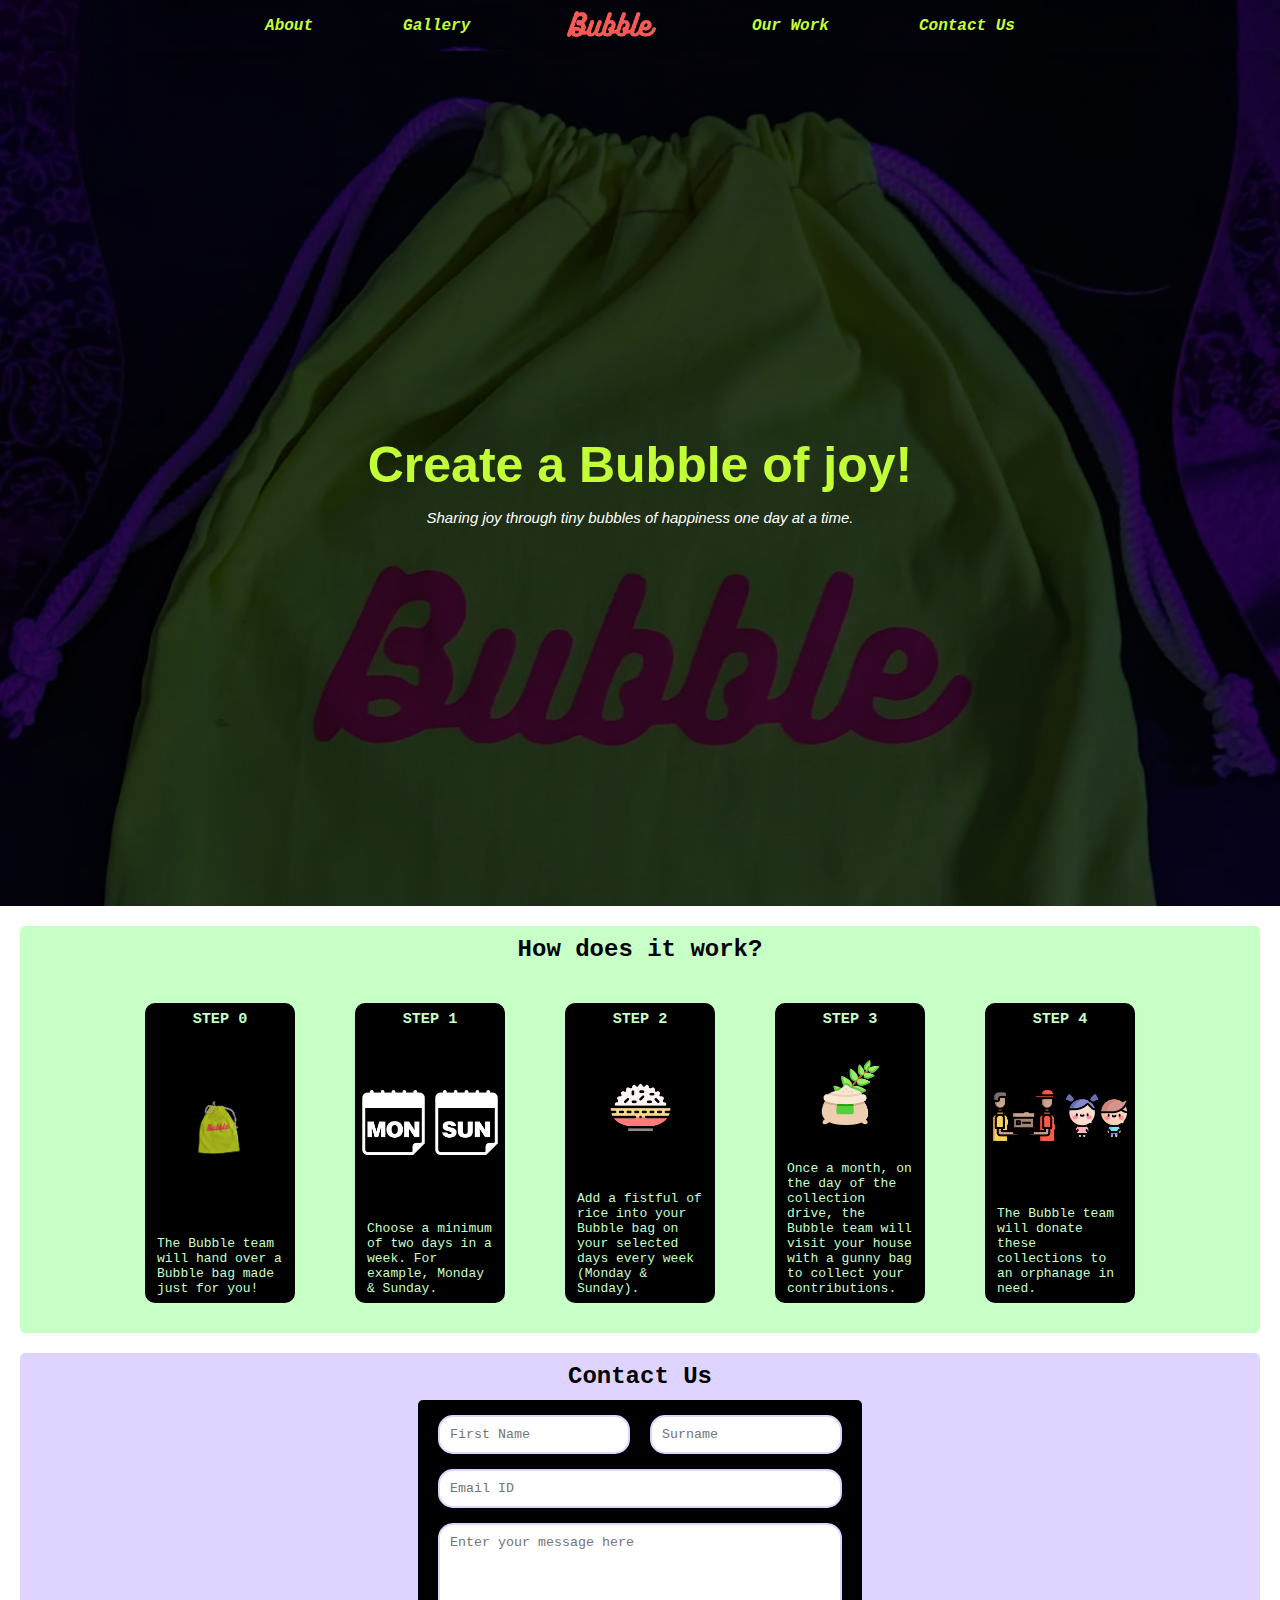
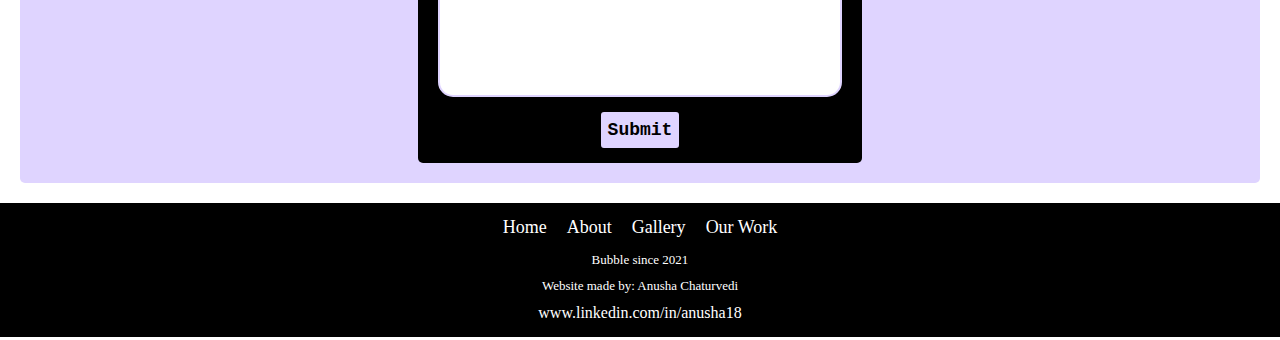
<file: index.html>
<!DOCTYPE html>
<html lang="en">

<head>
    <meta charset="UTF-8">
    <meta http-equiv="X-UA-Compatible" content="IE=edge">
    <meta name="viewport" content="width=device-width, initial-scale=1.0">
    <link rel="stylesheet" href="../css/style.css">
    <link rel="icon" href="../images/logos/title_logo.png" type="image/icon type">
    <title>Bubble</title>
</head>

<body>
    <header id="nav">
        <nav class="navbar background n-height">
            <div class="logo1 nv">
                <a href="index.html">
                    <img src="../images/logos/logo-removebg-preview.png" alt="logo">
                </a>
            </div>
            <ul class="nav n-visibility nv">
                <li class='navitem'>
                    <a href="./html/about.html">About</a>
                </li>
                <li class='navitem'>
                    <a href="./html/gallery.html">Gallery</a>
                </li>
            </ul>
            <div class="logo n-visibility nv">
                <a href="index.html">
                    <img src="../images/logos/logo-removebg-preview.png" alt="logo">
                </a>
            </div>
            <ul class="nav n-visibility nv">
                <li class='navitem'>
                    <a href="./html/records.html">Our Work</a>
                </li>
                <li class='navitem'>
                    <a href="index.html#contact">Contact Us</a>
                </li>
            </ul>
            <div class="burger">
                <div class="line"></div>
                <div class="line"></div>
                <div class="line"></div>
            </div>
        </nav>
    </header>

    <main>
        <div class="box_main background">
            <div class="first">
                <div class="left">
                    <div class="image">
                        <h2 class="text-big">Create a Bubble of joy!</h2>
                        <p class="text-small">Sharing joy through tiny bubbles of happiness one day at a time.</p>
                    </div>

                    <!-- <div class="buttons">
                        <button>Sign Up</button>
                    </div> -->
                </div>
            </div>
        </div>
        </div>

        <div class="container process_container">
            <div class="heading">
                <h2>How does it work?</h2>
            </div>
            <div class="process">
                <div class="step">
                    <h3>STEP 0</h3>
                    <div class="sticker">
                        <img src="../images/stickers/bubble_bag-removebg-preview.png" alt="bubble bags">
                    </div>
                    <div class="text">
                        <p>The Bubble team will hand over a Bubble bag made just for you!</p>
                    </div>
                </div>

                <div class="step">
                    <h3>STEP 1</h3>
                    <div class="sticker">
                        <img src="../images/stickers/monday.jpg" alt="">
                        <img src="../images/stickers/sunday.jpg" alt="">
                    </div>
                    <div class="text">
                        <p>Choose a minimum of two days in a week. For example, Monday & Sunday. </p>
                    </div>
                </div>

                <div class="step">
                    <h3>STEP 2</h3>
                    <div class="sticker">
                        <img src="../images/stickers/rice.png" alt="">
                    </div>
                    <div class="text">
                        <p>Add a fistful of rice into your Bubble bag on your selected days every
                            week (Monday & Sunday).</p>
                    </div>
                </div>

                <div class="step">
                    <h3>STEP 3</h3>
                    <div class="sticker">
                        <img src="../images/stickers/gunnybag.png" alt="">
                    </div>
                    <div class="text">
                        <p> Once a month, on the day of the collection drive, the Bubble team will visit your
                            house with a gunny bag to collect your contributions.</p>
                    </div>
                </div>

                <div class="step">
                    <h3>STEP 4</h3>
                    <div class="sticker">
                        <img src="../images/stickers/deliver.png" alt="">
                        <img src="../images/stickers/children.png" alt="">
                    </div>
                    <div class="text">
                        <p>The Bubble team will donate these collections to an orphanage in need. </p>
                    </div>
                </div>
            </div>
        </div>

        <div class="container contact_outer" id="contact">
            <div class="heading">
                <h2>Contact Us</h2>
            </div>
            <form action="https://formsubmit.co/aeb8d94334096ebbfa5902805e850df9" method="POST" id="form" class="form">
                <div class="row name">
                    <input type="text" placeholder="First Name" name="fname" id="fname" required>
                    <input type="text" placeholder="Surname" name="lname" id="lname" required>
                </div>
                <div class="row mails">
                    <input type="mail" placeholder="Email ID" name="mail" id="mail" required>
                </div>
                <div class="row">
                    <label for="message"></label>
                    <textarea name="message" id="message" rows="10" placeholder="Enter your message here"
                        required></textarea>
                </div>
                <div class="buttons row">
                    <button type="submit" id="submit_button">Submit</button>
                </div>
                <input type="hidden" name="_subject" value="Someone is trying to contact you">
                <input type="hidden" name="_captcha" value="false">
                <input type="hidden" name="_next" value="https://bubble-2021.herokuapp.com/html/thankyou.html">
                <input type="hidden" name="_cc" value="anushachaturvedi18@gmail.com">
            </form>
        </div>
    </main>
    <!-- add social media icons later on -->

    <footer class="footer-basic">
        <!-- <div class="social"><a href="#"><i class="icon ion-social-instagram"></i></a>
                <a href="#"><i class="icon ion-social-snapchat"></i></a>
                <a href="#"><i class="icon ion-social-twitter"></i></a>
                <a href="#"><i class="icon ion-social-facebook"></i></a>
            </div> -->
        <ul class="list-inline">
            <li class="list-inline-item"><a href="#nav">Home</a></li>
            <li class="list-inline-item"><a href="./html/about.html">About</a></li>
            <li class="list-inline-item"><a href="./html/gallery.html">Gallery</a></li>
            <li class="list-inline-item"><a href="./html/records.html">Our Work</a></li>
        </ul>
        <p class="copyright">Bubble since 2021</p>
        <p class="copyright">Website made by: Anusha Chaturvedi</p>
        <div class="anusha_links">
            <a href="https://www.linkedin.com/in/anusha18/" target="_blank">www.linkedin.com/in/anusha18</a>
        </div>
    </footer>

    <script src="../js/index.js"></script>

</body>

</html>
</file>
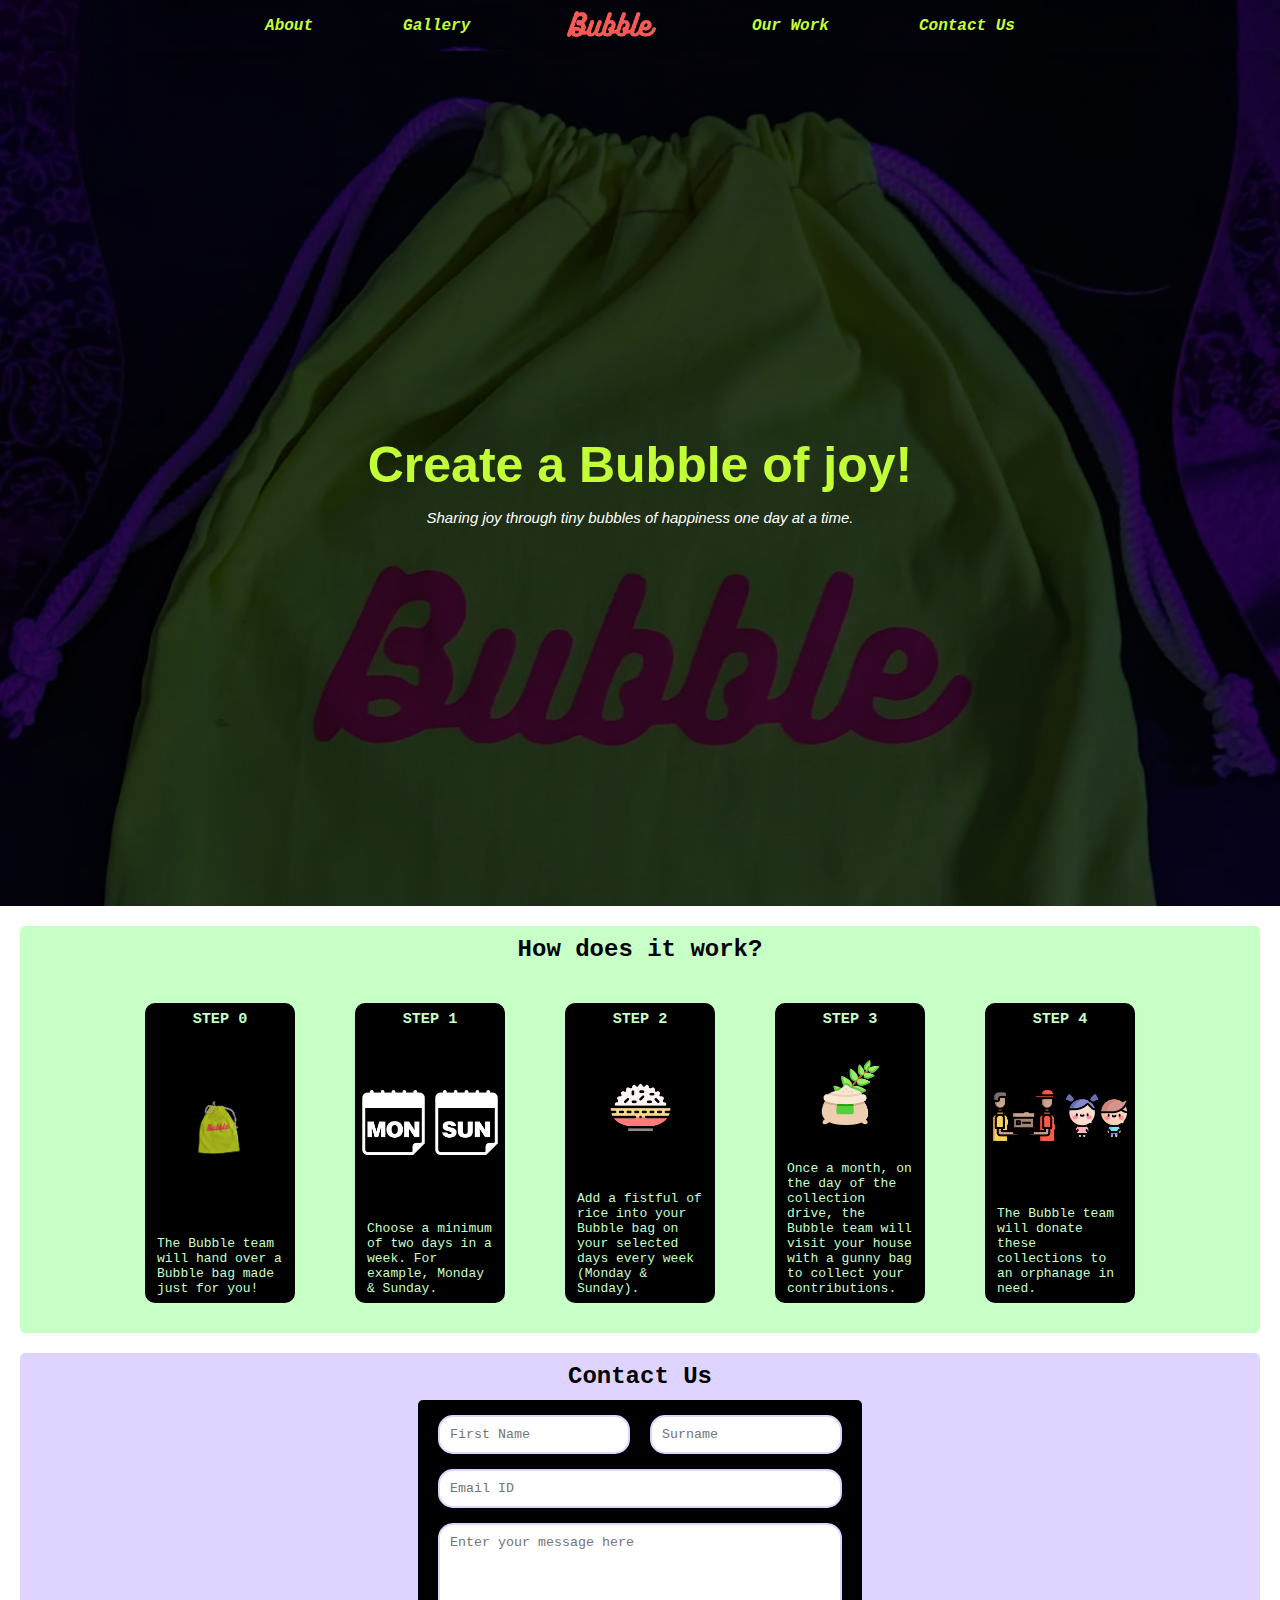
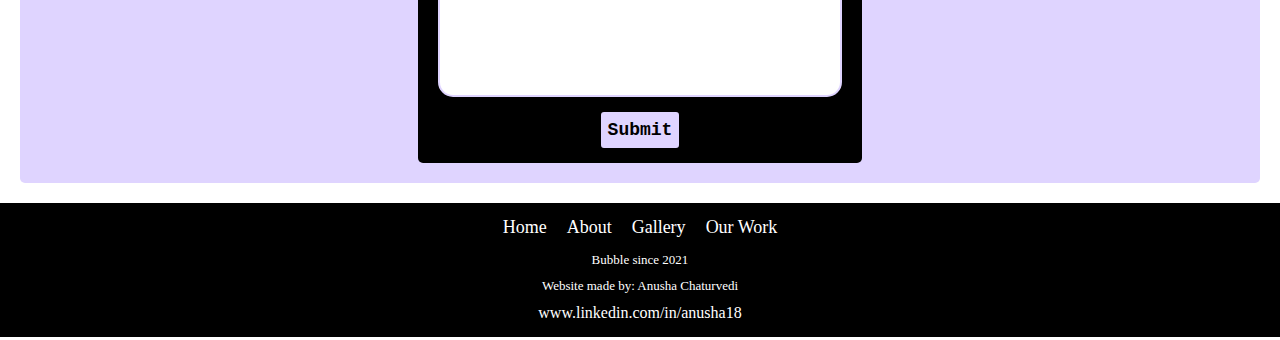
<file: html/index.html>
<!DOCTYPE html>
<html lang="en">

<head>
    <meta charset="UTF-8">
    <meta http-equiv="X-UA-Compatible" content="IE=edge">
    <meta name="viewport" content="width=device-width, initial-scale=1.0">
    <link rel="stylesheet" href="../css/style.css">
    <link rel="icon" href="../images/logos/title_logo.png" type="image/icon type">
    <title>Bubble</title>
</head>

<body>
    <header id="nav">
        <nav class="navbar background n-height">
            <div class="logo1 nv">
                <a href="index.html">
                    <img src="../images/logos/logo-removebg-preview.png" alt="logo">
                </a>
            </div>
            <ul class="nav n-visibility nv">
                <li class='navitem'>
                    <a href="about.html">About</a>
                </li>
                <li class='navitem'>
                    <a href="gallery.html">Gallery</a>
                </li>
            </ul>
            <div class="logo n-visibility nv">
                <a href="index.html">
                    <img src="../images/logos/logo-removebg-preview.png" alt="logo">
                </a>
            </div>
            <ul class="nav n-visibility nv">
                <li class='navitem'>
                    <a href="records.html">Our Work</a>
                </li>
                <li class='navitem'>
                    <a href="index.html#contact">Contact Us</a>
                </li>
            </ul>
            <div class="burger">
                <div class="line"></div>
                <div class="line"></div>
                <div class="line"></div>
            </div>
        </nav>
    </header>

    <main>
        <div class="box_main background">
            <div class="first">
                <div class="left">
                    <div class="image">
                        <h2 class="text-big">Create a Bubble of joy!</h2>
                        <p class="text-small">Sharing joy through tiny bubbles of happiness one day at a time.</p>
                    </div>

                    <!-- <div class="buttons">
                        <button>Sign Up</button>
                    </div> -->
                </div>
            </div>
        </div>
        </div>

        <div class="container process_container">
            <div class="heading">
                <h2>How does it work?</h2>
            </div>
            <div class="process">
                <div class="step">
                    <h3>STEP 0</h3>
                    <div class="sticker">
                        <img src="../images/stickers/bubble_bag-removebg-preview.png" alt="bubble bags">
                    </div>
                    <div class="text">
                        <p>The Bubble team will hand over a Bubble bag made just for you!</p>
                    </div>
                </div>

                <div class="step">
                    <h3>STEP 1</h3>
                    <div class="sticker">
                        <img src="../images/stickers/monday.jpg" alt="">
                        <img src="../images/stickers/sunday.jpg" alt="">
                    </div>
                    <div class="text">
                        <p>Choose a minimum of two days in a week. For example, Monday & Sunday. </p>
                    </div>
                </div>

                <div class="step">
                    <h3>STEP 2</h3>
                    <div class="sticker">
                        <img src="../images/stickers/rice.png" alt="">
                    </div>
                    <div class="text">
                        <p>Add a fistful of rice into your Bubble bag on your selected days every
                            week (Monday & Sunday).</p>
                    </div>
                </div>

                <div class="step">
                    <h3>STEP 3</h3>
                    <div class="sticker">
                        <img src="../images/stickers/gunnybag.png" alt="">
                    </div>
                    <div class="text">
                        <p> Once a month, on the day of the collection drive, the Bubble team will visit your
                            house with a gunny bag to collect your contributions.</p>
                    </div>
                </div>

                <div class="step">
                    <h3>STEP 4</h3>
                    <div class="sticker">
                        <img src="../images/stickers/deliver.png" alt="">
                        <img src="../images/stickers/children.png" alt="">
                    </div>
                    <div class="text">
                        <p>The Bubble team will donate these collections to an orphanage in need. </p>
                    </div>
                </div>
            </div>
        </div>

        <div class="container contact_outer" id="contact">
            <div class="heading">
                <h2>Contact Us</h2>
            </div>
            <form action="https://formsubmit.co/aeb8d94334096ebbfa5902805e850df9" method="POST" class="form">
                <div class="row name">
                    <input type="text" placeholder="First Name" name="fname" id="fname" required>
                    <input type="text" placeholder="Surname" name="lname" id="lname" required>
                </div>
                <div class="row mails">
                    <input type="mail" placeholder="Email ID" name="mail" id="mail" required>
                </div>
                <div class="row">
                    <label for="message"></label>
                    <textarea name="message" id="message" rows="10" placeholder="Enter your message here"
                        required></textarea>
                </div>
                <div class="buttons row">
                    <button type="submit" id="submit_button">Submit</button>
                </div>
                <input type="hidden" name="_subject" value="Someone is trying to contact you">
                <input type="hidden" name="_captcha" value="false">
                <input type="hidden" name="_next" value="https://bubble-2021.herokuapp.com/index.html">
                <input type="hidden" name="_cc" value="anushachaturvedi18@gmail.com">
            </form>
        </div>
    </main>
    <!-- add social media icons later on -->

    <footer class="footer-basic">
        <!-- <div class="social"><a href="#"><i class="icon ion-social-instagram"></i></a>
                <a href="#"><i class="icon ion-social-snapchat"></i></a>
                <a href="#"><i class="icon ion-social-twitter"></i></a>
                <a href="#"><i class="icon ion-social-facebook"></i></a>
            </div> -->
        <ul class="list-inline">
            <li class="list-inline-item"><a href="#nav">Home</a></li>
            <li class="list-inline-item"><a href="./about.html">About</a></li>
            <li class="list-inline-item"><a href="./gallery.html">Gallery</a></li>
            <li class="list-inline-item"><a href="./records.html">Our Work</a></li>
        </ul>
        <p class="copyright">Bubble since 2021</p>
        <p class="copyright">Website made by: Anusha Chaturvedi</p>
        <div class="anusha_links">
            <a href="https://www.linkedin.com/in/anusha18/" target="_blank">www.linkedin.com/in/anusha18</a>
        </div>
    </footer>

    <script src="../js/index.js"></script>

</body>

</html>
</file>
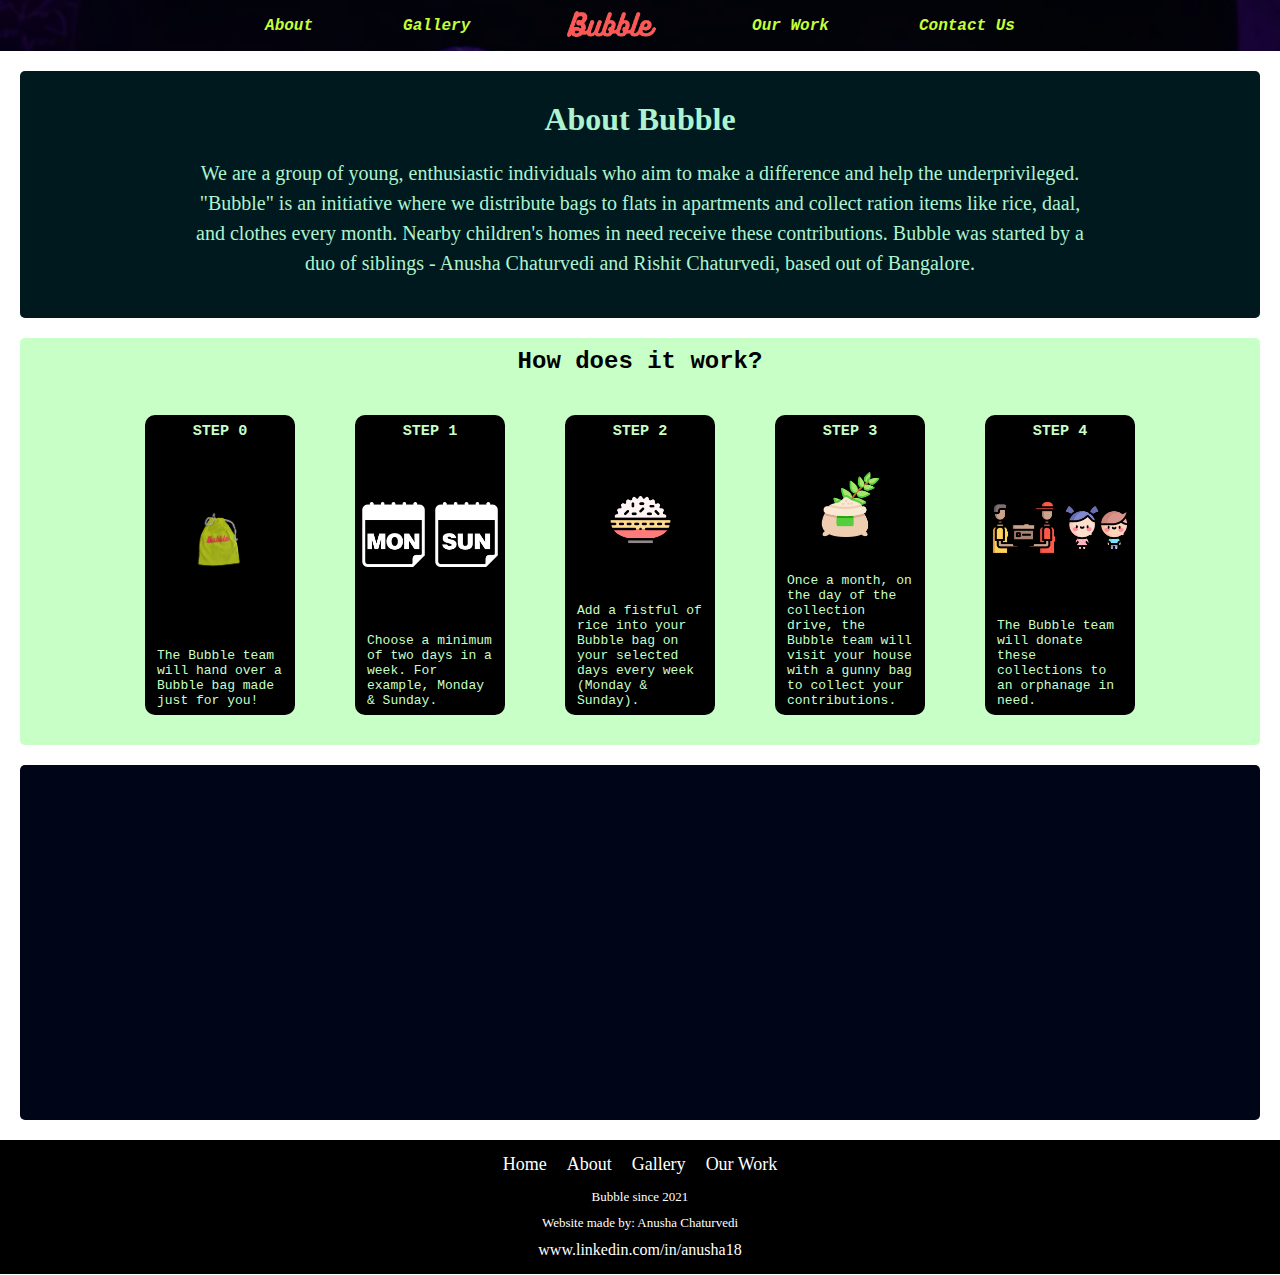
<file: html/about.html>
<!DOCTYPE html>
<html lang="en">

<head>
    <meta charset="UTF-8">
    <meta http-equiv="X-UA-Compatible" content="IE=edge">
    <meta name="viewport" content="width=device-width, initial-scale=1.0">
    <link rel="stylesheet" href="../css/style.css">
    <link rel="icon" href="../images/logos/title_logo.png" type="image/icon type">
    <title>About Bubble</title>
</head>

<body>
    <header>
        <nav class="navbar background n-height">
            <div class="logo1 nv">
                <a href="../index.html">
                    <img src="../images/logos/logo-removebg-preview.png" alt="logo">
                </a>
            </div>
            <ul class="nav n-visibility nv">
                <li class='navitem'>
                    <a href="about.html">About</a>
                </li>
                <li class='navitem'>
                    <a href="gallery.html">Gallery</a>
                </li>
            </ul>
            <div class="logo n-visibility nv">
                <a href="../index.html">
                    <img src="../images/logos/logo-removebg-preview.png" alt="logo">
                </a>
            </div>
            <ul class="nav n-visibility nv">
                <li class='navitem'>
                    <a href="records.html">Our Work</a>
                </li>
                <li class='navitem'>
                    <a href="../index.html#contact">Contact Us</a>
                </li>
            </ul>
            <div class="burger">
                <div class="line"></div>
                <div class="line"></div>
                <div class="line"></div>
            </div>
        </nav>
    </header>
    <main>
        <div class="info container">
            <div class="container">
                <p class="title">About Bubble</p>
                <p class="content">We are a group of young, enthusiastic individuals who aim to make a difference and
                    help the underprivileged. "Bubble" is an initiative where we distribute bags to flats in apartments
                    and collect ration items like rice, daal, and clothes every month. Nearby children's homes in need
                    receive these contributions. Bubble was started by a duo of siblings - Anusha Chaturvedi and Rishit
                    Chaturvedi, based out of Bangalore.</p>
            </div>
        </div>

        <div class="container process_container">
            <div class="heading">
                <h2>How does it work?</h2>
            </div>
            <div class="process">
                <div class="step">
                    <h3>STEP 0</h3>
                    <div class="sticker">
                        <img src="../images/stickers/bubble_bag-removebg-preview.png" alt="bubble bags">
                    </div>
                    <div class="text">
                        <p>The Bubble team will hand over a Bubble bag made just for you!</p>
                    </div>
                </div>

                <div class="step">
                    <h3>STEP 1</h3>
                    <div class="sticker">
                        <img src="../images/stickers/monday.jpg" alt="">
                        <img src="../images/stickers/sunday.jpg" alt="">
                    </div>
                    <div class="text">
                        <p>Choose a minimum of two days in a week. For example, Monday & Sunday. </p>
                    </div>
                </div>

                <div class="step">
                    <h3>STEP 2</h3>
                    <div class="sticker">
                        <img src="../images/stickers/rice.png" alt="">
                    </div>
                    <div class="text">
                        <p>Add a fistful of rice into your Bubble bag on your selected days every
                            week (Monday & Sunday).</p>
                    </div>
                </div>

                <div class="step">
                    <h3>STEP 3</h3>
                    <div class="sticker">
                        <img src="../images/stickers/gunnybag.png" alt="">
                    </div>
                    <div class="text">
                        <p> Once a month, on the day of the collection drive, the Bubble team will visit your
                            house with a gunny bag to collect your contributions.</p>
                    </div>
                </div>

                <div class="step">
                    <h3>STEP 4</h3>
                    <div class="sticker">
                        <img src="../images/stickers/deliver.png" alt="">
                        <img src="../images/stickers/children.png" alt="">
                    </div>
                    <div class="text">
                        <p>The Bubble team will donate these collections to an orphanage in need. </p>
                    </div>
                </div>
            </div>
        </div>

            <div class="video container">
                <div class="container">
                    <iframe width="560" height="315" src="https://www.youtube.com/embed/OTXEsNqLhTw"
                        title="YouTube video player" frameborder="0"
                        allow="accelerometer; autoplay; clipboard-write; encrypted-media; gyroscope; picture-in-picture"
                        allowfullscreen></iframe>
                </div>
            </div>
    </main>
    <footer class="footer-basic">
        <!-- <div class="social"><a href="#"><i class="icon ion-social-instagram"></i></a>
                <a href="#"><i class="icon ion-social-snapchat"></i></a>
                <a href="#"><i class="icon ion-social-twitter"></i></a>
                <a href="#"><i class="icon ion-social-facebook"></i></a>
            </div> -->
        <ul class="list-inline">
            <li class="list-inline-item"><a href="../index.html">Home</a></li>
            <li class="list-inline-item"><a href="./about.html">About</a></li>
            <li class="list-inline-item"><a href="./gallery.html">Gallery</a></li>
            <li class="list-inline-item"><a href="./records.html">Our Work</a></li>
        </ul>
        <p class="copyright">Bubble since 2021</p>
        <p class="copyright">Website made by: Anusha Chaturvedi</p>
        <div class="anusha_links">
            <a href="https://www.linkedin.com/in/anusha18/" target="_blank">www.linkedin.com/in/anusha18</a>
        </div>
    </footer>
    <script src="../js/index.js"></script>
</body>

</html>
</file>
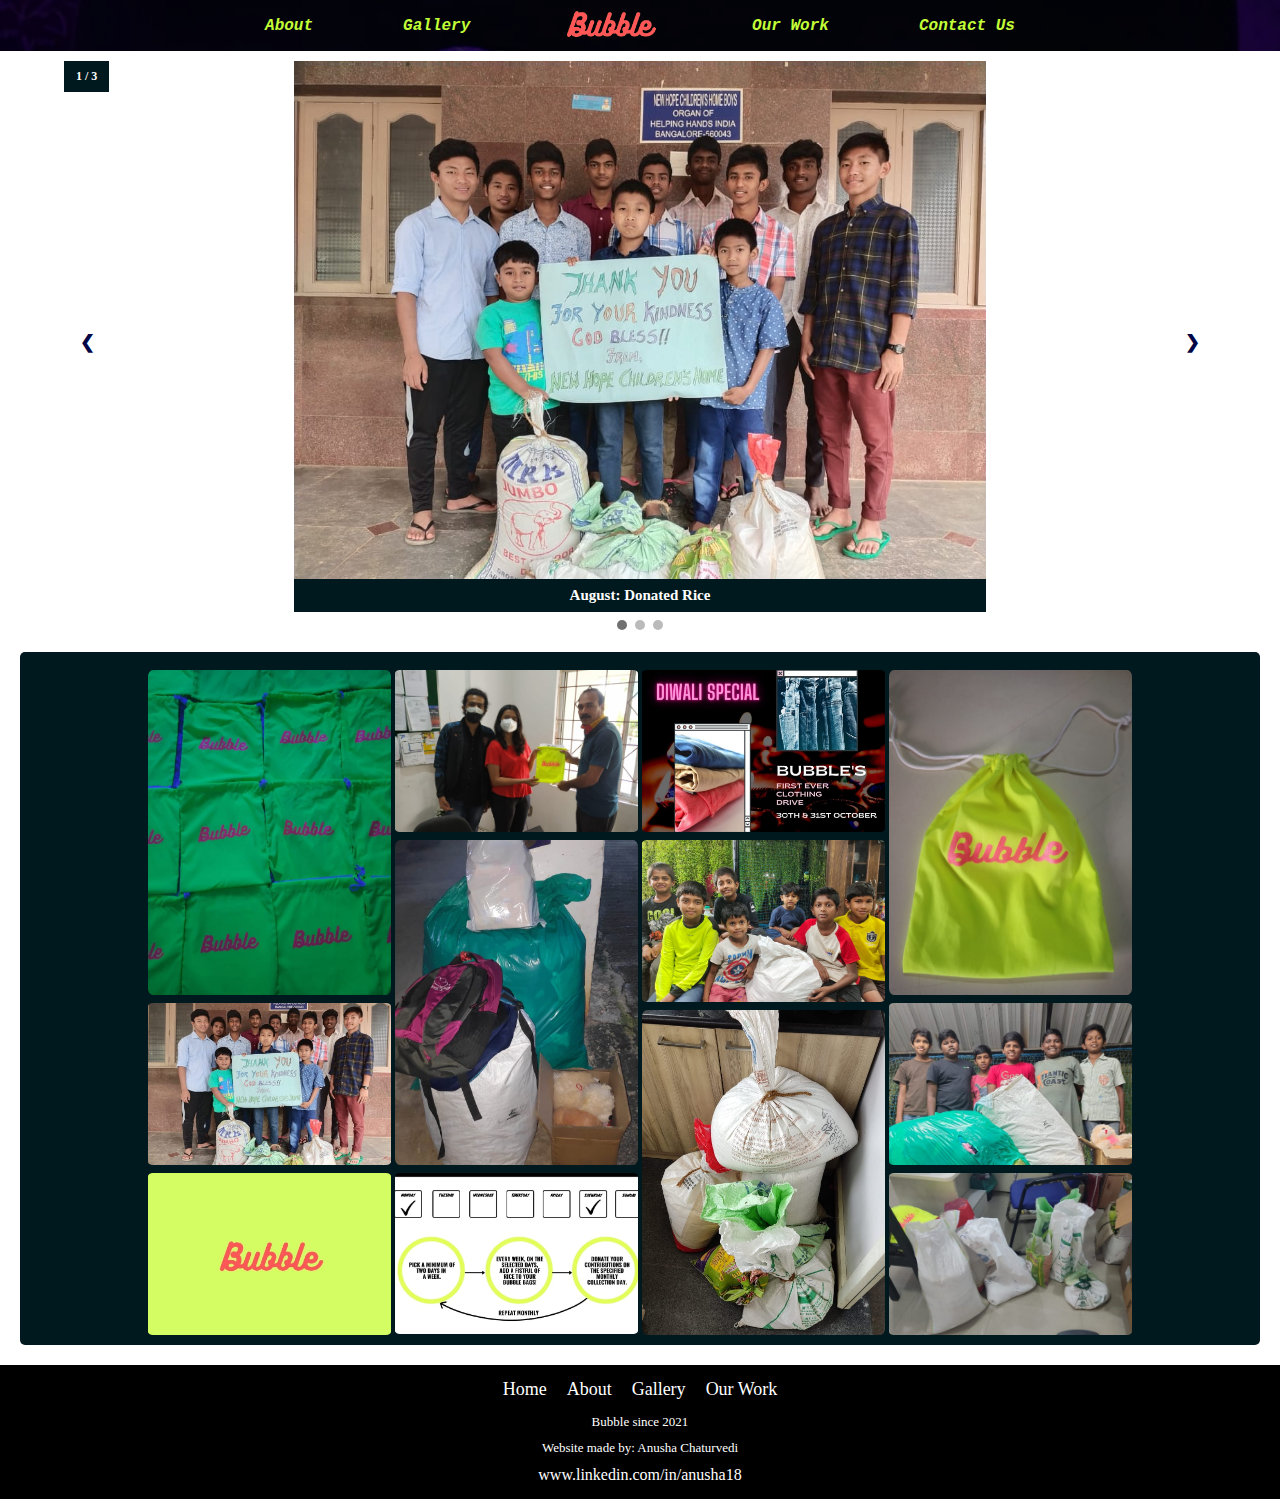
<file: html/gallery.html>
<!DOCTYPE html>
<html lang="en">

<head>
	<meta charset="UTF-8">
	<meta http-equiv="X-UA-Compatible" content="IE=edge">
	<meta name="viewport" content="width=device-width, initial-scale=1.0">
	<title>Gallery</title>
	<link rel="stylesheet" href="../css/style.css">
    <link rel="icon" href="../images/logos/title_logo.png" type="image/icon type">
</head>

<body>
	<header>
        <nav class="navbar background n-height">
            <div class="logo1 nv">
                <a href="../index.html">
                    <img src="../images/logos/logo-removebg-preview.png" alt="logo">
                </a>
            </div>
            <ul class="nav n-visibility nv">
                <li class='navitem'>
                    <a href="about.html">About</a>
                </li>
                <li class='navitem'>
                    <a href="gallery.html">Gallery</a>
                </li>
            </ul>
            <div class="logo n-visibility nv">
                <a href="../index.html">
                    <img src="../images/logos/logo-removebg-preview.png" alt="logo">
                </a>
            </div>
            <ul class="nav n-visibility nv">
                <li class='navitem'>
                    <a href="records.html">Our Work</a>
                </li>
                <li class='navitem'>
                    <a href="../index.html#contact">Contact Us</a>
                </li>
            </ul>
            <div class="burger">
                <div class="line"></div>
                <div class="line"></div>
                <div class="line"></div>
            </div>
        </nav>
    </header>

	<main>
		<div class="slideshow-container">

			<div class="mySlides fade">
				<div class="numbertext">1 / 3</div>
				<img src="../images/slider/g2.jpeg" class="slideshow_images">
				<div class="texts">August: Donated Rice</div>
			</div>

			<div class="mySlides fade">
				<div class="numbertext">2 / 3</div>
				<img src="../images/slider/g1.jpeg" class="slideshow_images">
				<div class="texts">September: Donated Daal</div>
			</div>

			<div class="mySlides fade">
				<div class="numbertext">3 / 3</div>
				<img src="../images/slider/g3.png" class="slideshow_images">
				<div class="texts">October: Donated Clothes, Sweets, and Toys</div>
			</div>

			<!-- Next and previous buttons -->
			<a class="prev" onclick="plusSlides(-1)">&#10094;</a>
			<a class="next" onclick="plusSlides(1)">&#10095;</a>
		</div>
		<br>

		<!-- The dots/circles -->
		<div class="dotty" style="text-align:center">
			<span class="dot" onclick="currentSlide(1)"></span>
			<span class="dot" onclick="currentSlide(2)"></span>
			<span class="dot" onclick="currentSlide(3)"></span>
		</div>

		<!-- insta size: first pic (3:4) second & third pic (3:2) -->
		<div class="gallery container">
			<div class="gallery_row">
				<div class="gallery_column">
					<img src="../images/3-4/gg1.jpeg" alt="">
					<img src="../images/3-2/gg1.jpeg" alt="">
					<img src="../images/3-2/gg2.jpeg" alt="">
				</div>
				<div class="gallery_column">
					<img src="../images/3-2/gg4.jpeg" alt="">
					<img src="../images/3-4/gg2.jpeg" alt="">
					<img src="../images/3-2/gg3.jpeg" alt="">
				</div>
				<div class="gallery_column">
					<img src="../images/3-2/gg5.jpeg" alt="">
					<img src="../images/3-2/gg6.jpeg" alt="">
					<img src="../images/3-4/gg3.jpeg" alt="">
				</div>
				<div class="gallery_column">
					<img src="../images/3-4/gg4.jpeg" alt="">
					<img src="../images/3-2/gg7.jpeg" alt="">
					<img src="../images/3-2/gg8.jpeg" alt="nop">
				</div>
			</div>
		</div>
	</main>
    <footer class="footer-basic">
        <!-- <div class="social"><a href="#"><i class="icon ion-social-instagram"></i></a>
                <a href="#"><i class="icon ion-social-snapchat"></i></a>
                <a href="#"><i class="icon ion-social-twitter"></i></a>
                <a href="#"><i class="icon ion-social-facebook"></i></a>
            </div> -->
        <ul class="list-inline">
            <li class="list-inline-item"><a href="../index.html">Home</a></li>
            <li class="list-inline-item"><a href="./about.html">About</a></li>
            <li class="list-inline-item"><a href="./gallery.html">Gallery</a></li>
            <li class="list-inline-item"><a href="./records.html">Our Work</a></li>
        </ul>
        <p class="copyright">Bubble since 2021</p>
        <p class="copyright">Website made by: Anusha Chaturvedi</p>
        <div class="anusha_links">
            <a href="https://www.linkedin.com/in/anusha18/" target="_blank">www.linkedin.com/in/anusha18</a>
        </div>
    </footer>
	<script src="../js/index.js"></script>
</body>

</html>
</file>
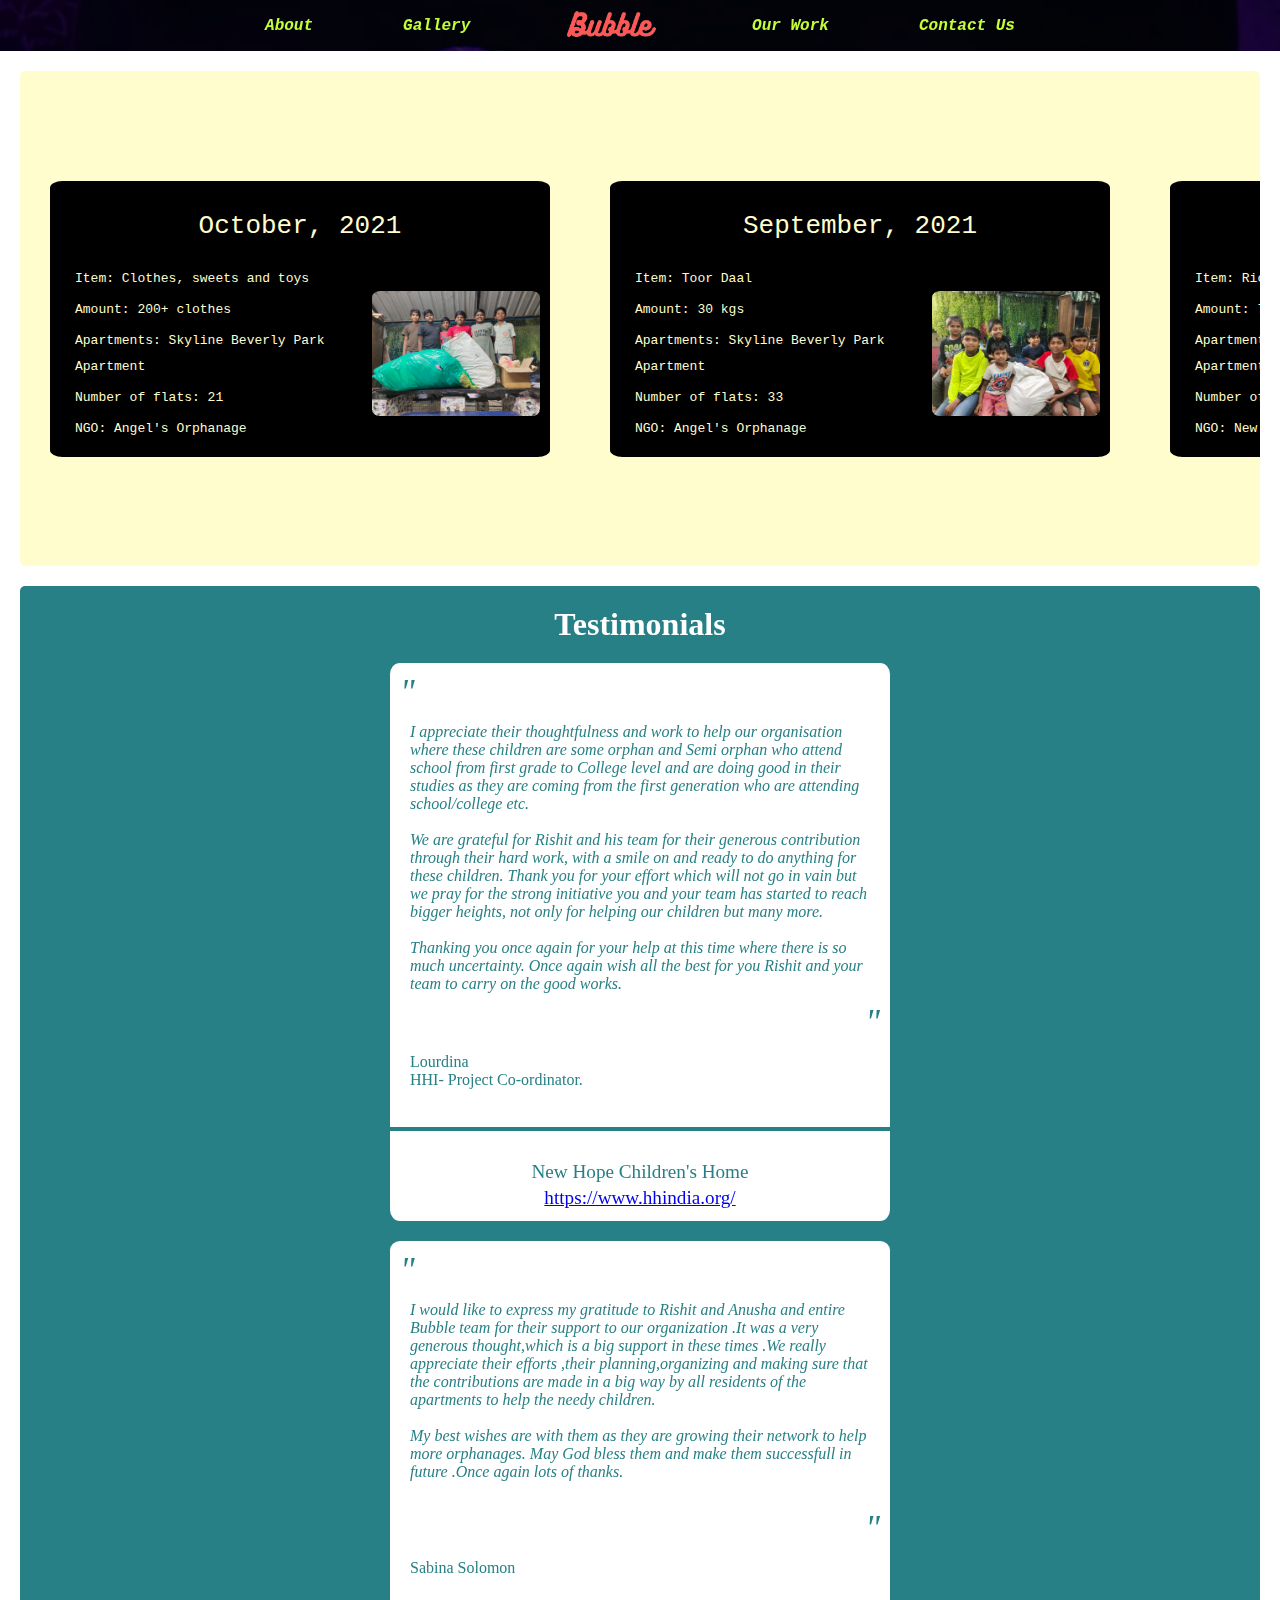
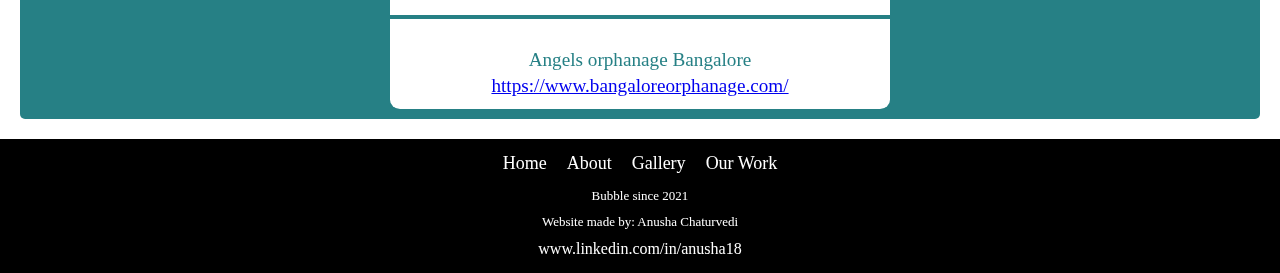
<file: html/records.html>
<!DOCTYPE html>
<html lang="en">

<head>
    <meta charset="UTF-8">
    <meta http-equiv="X-UA-Compatible" content="IE=edge">
    <meta name="viewport" content="width=device-width, initial-scale=1.0">
    <link rel="icon" href="../images/logos/title_logo.png" type="image/icon type">
    <title>Our Work</title>
    <link rel="stylesheet" href="../css/style.css">
</head>

<body>
    <header>
        <nav class="navbar background n-height">
            <div class="logo1 nv">
                <a href="../index.html">
                    <img src="../images/logos/logo-removebg-preview.png" alt="logo">
                </a>
            </div>
            <ul class="nav n-visibility nv">
                <li class='navitem'>
                    <a href="about.html">About</a>
                </li>
                <li class='navitem'>
                    <a href="gallery.html">Gallery</a>
                </li>
            </ul>
            <div class="logo n-visibility nv">
                <a href="../index.html">
                    <img src="../images/logos/logo-removebg-preview.png" alt="logo">
                </a>
            </div>
            <ul class="nav n-visibility nv">
                <li class='navitem'>
                    <a href="records.html">Our Work</a>
                </li>
                <li class='navitem'>
                    <a href="../index.html#contact">Contact Us</a>
                </li>
            </ul>
            <div class="burger">
                <div class="line"></div>
                <div class="line"></div>
                <div class="line"></div>
            </div>
        </nav>
    </header>
    <main>
        <!-- duplicate "month" div for new months -->
        <!-- duplicate "testimonial" div for new testimonials -->
        <div class="container our_work">
            <div class="month">
                <div class="date">
                    <p class="work_title">October, 2021</p>
                </div>
                <div class="work_info">
                    <div class="points">
                        <p>Item: Clothes, sweets and toys</p>
                        <p>Amount: 200+ clothes</p>
                        <p>Apartments: Skyline Beverly Park Apartment</p>
                        <p>Number of flats: 21</p>
                        <p>NGO: Angel's Orphanage</p>
                    </div>
                    <div class="work_image">
                        <img src="../images/slider/g3.png" alt="Image of children with rice filled gunny bags">
                    </div>
                </div>
            </div>
            <div class="month">
                <div class="date">
                    <p class="work_title">September, 2021</p>
                </div>
                <div class="work_info">
                    <div class="points">
                        <p>Item: Toor Daal</p>
                        <p>Amount: 30 kgs</p>
                        <p>Apartments: Skyline Beverly Park Apartment</p>
                        <p>Number of flats: 33</p>
                        <p>NGO: Angel's Orphanage</p>
                    </div>
                    <div class="work_image">
                        <img src="../images/slider/g1.jpeg" alt="Image of children with rice filled gunny bags">
                    </div>
                </div>
            </div>
            <div class="month">
                <div class="date">
                    <p class="work_title">August, 2021</p>
                </div>
                <div class="work_info">
                    <div class="points">
                        <p>Item: Rice</p>
                        <p>Amount: 72.1 kgs</p>
                        <p>Apartments: Skyline Beverly Park Apartment</p>
                        <p>Number of flats: 57</p>
                        <p>NGO: New Hope Children's Home</p>
                    </div>
                    <div class="work_image">
                        <img src="../images/slider/g2.jpeg" alt="Image of children with rice filled gunny bags">
                    </div>
                </div>
            </div>
        </div>
        <div class="container testimonial_outer">
            <p class="testimonial_title">Testimonials</p>
            <div class="testimonial">
                <div class="test_text">
                    <div class="fquote quote">"</div><p>I appreciate their thoughtfulness and work to help our organisation where these children  are some orphan and Semi orphan who attend school from first grade to College level and are doing good in their studies as they are coming from the first generation  who are attending school/college etc.</br></br>

                        We are grateful for Rishit and his team for their generous contribution through their hard work, with a smile on and ready to do anything for these children. Thank you for your effort which will not go in vain but we pray for the strong initiative you and your team has started to reach  bigger heights, not only for helping  our children but many more.</br></br>
                        
                        Thanking you once again for your help at this time where there is so much uncertainty.  Once again wish all the best for you Rishit and your team to carry on the good works.
                    </p>
                        <div class="squote quote">"</div>
                        <p class="testimonial_person">Lourdina</br>HHI- Project Co-ordinator.</p>
                </div>
            </br><hr></br>
                <div class="company_info">
                    <div class="company_name child">
                        New Hope Children's Home
                    </div>
                    <div class="company_link child">
                        <a href="https://www.hhindia.org/" target="_blank">https://www.hhindia.org/</a>
                    </div>
                </div>
            </div>
            <div class="testimonial">
                <div class="test_text">
                    <div class="fquote quote">"</div><p>I would like to express my gratitude to Rishit and Anusha and entire Bubble team for their support to our organization .It was a very  generous thought,which is a big support in these times .We really appreciate their efforts ,their planning,organizing and making sure that the contributions are made in a big way by all residents of the apartments  to help the needy children.</br></br>

                        My best wishes are with them as they are growing their network to help more orphanages. May God bless them and make them successfull in future .Once again lots of thanks.</br></br>
                    </p>
                        <div class="squote quote">"</div>
                        <p class="testimonial_person">Sabina Solomon</p>
                </div>
            </br><hr></br>
                <div class="company_info">
                    <div class="company_name child">
                        Angels orphanage Bangalore
                    </div>
                    <div class="company_link child">
                        <a href="https://www.bangaloreorphanage.com/" target="_blank">https://www.bangaloreorphanage.com/</a>
                    </div>
                </div>
            </div>
        </div>
    </main>
   
    <footer class="footer-basic">
        <!-- <div class="social"><a href="#"><i class="icon ion-social-instagram"></i></a>
                <a href="#"><i class="icon ion-social-snapchat"></i></a>
                <a href="#"><i class="icon ion-social-twitter"></i></a>
                <a href="#"><i class="icon ion-social-facebook"></i></a>
            </div> -->
        <ul class="list-inline">
            <li class="list-inline-item"><a href="../index.html">Home</a></li>
            <li class="list-inline-item"><a href="./about.html">About</a></li>
            <li class="list-inline-item"><a href="./gallery.html">Gallery</a></li>
            <li class="list-inline-item"><a href="./records.html">Our Work</a></li>
        </ul>
        <p class="copyright">Bubble since 2021</p>
        <p class="copyright">Website made by: Anusha Chaturvedi</p>
        <div class="anusha_links">
            <a href="https://www.linkedin.com/in/anusha18/" target="_blank">www.linkedin.com/in/anusha18</a>
        </div>
    </footer>
    <script src="../js/index.js"></script>
</body>

</html>
</file>
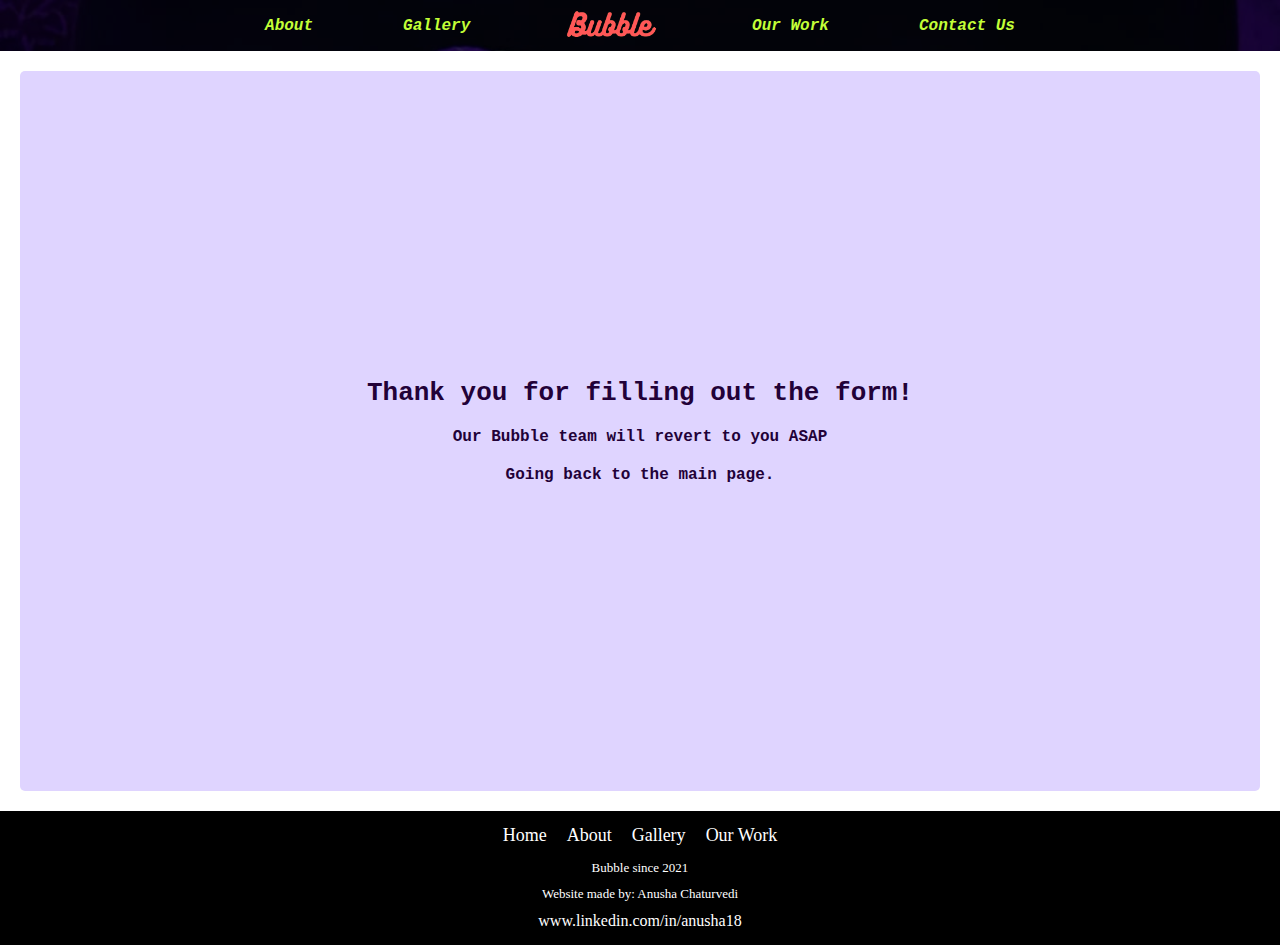
<file: html/thankyou.html>
<!DOCTYPE html>
<html lang="en">

<head>
    <meta charset="UTF-8">
    <meta http-equiv="X-UA-Compatible" content="IE=edge">
    <link rel="stylesheet" href="../css/style.css">
    <link rel="icon" href="../images/logos/title_logo.png" type="image/icon type">
    <meta name="viewport" content="width=device-width, initial-scale=1.0">
    <title>Bubble</title>
</head>

<body>
    <header>
        <nav class="navbar background n-height">
            <div class="logo1 nv">
                <a href="index.html">
                    <img src="../images/logos/logo-removebg-preview.png" alt="logo">
                </a>
            </div>
            <ul class="nav n-visibility nv">
                <li class='navitem'>
                    <a href="about.html">About</a>
                </li>
                <li class='navitem'>
                    <a href="gallery.html">Gallery</a>
                </li>
            </ul>
            <div class="logo n-visibility nv">
                <a href="index.html">
                    <img src="../images/logos/logo-removebg-preview.png" alt="logo">
                </a>
            </div>
            <ul class="nav n-visibility nv">
                <li class='navitem'>
                    <a href="records.html">Our Work</a>
                </li>
                <li class='navitem'>
                    <a href="index.html#contact">Contact Us</a>
                </li>
            </ul>
            <div class="burger">
                <div class="line"></div>
                <div class="line"></div>
                <div class="line"></div>
            </div>
        </nav>
    </header>
    <main>
        <div class="container contact_outer" id="contact">
            <div class="thanks">
                <h2>Thank you for filling out the form!</h2>
                <p>Our Bubble team will revert to you ASAP</p>
                <p id="seconds-counter">Going back to the main page.</p>
            </div>
            </form>
        </div>
    </main>
    <footer class="footer-basic">
        <!-- <div class="social"><a href="#"><i class="icon ion-social-instagram"></i></a>
                <a href="#"><i class="icon ion-social-snapchat"></i></a>
                <a href="#"><i class="icon ion-social-twitter"></i></a>
                <a href="#"><i class="icon ion-social-facebook"></i></a>
            </div> -->
        <ul class="list-inline">
            <li class="list-inline-item"><a href="./index.html">Home</a></li>
            <li class="list-inline-item"><a href="./about.html">About</a></li>
            <li class="list-inline-item"><a href="./gallery.html">Gallery</a></li>
            <li class="list-inline-item"><a href="./records.html">Our Work</a></li>
        </ul>
        <p class="copyright">Bubble since 2021</p>
        <p class="copyright">Website made by: Anusha Chaturvedi</p>
        <div class="anusha_links">
            <a href="https://www.linkedin.com/in/anusha18/" target="_blank">www.linkedin.com/in/anusha18</a>
        </div>
    </footer>
    <script>
        var seconds = 5;
        function incrementSeconds() {
            seconds -= 1;
            document.getElementById("seconds-counter").innerHTML = "Going back to the main page in "+seconds+" seconds.";
        }
        var cancel = setInterval(incrementSeconds, 1000);
        setTimeout(function () {
            window.location.href = "../index.html"; 
        }, 5000);
    </script>
</body>

</html>
</file>
<file: css/style.css>
*{
    margin: 0;
    padding:0;
}

html{
  scroll-behavior: smooth;
}

.outer_page{
    margin:0px;
    background-color: rgb(216, 229, 231);
}

/* Navigation bar */

.navbar{
    display: flex;
    flex-direction: row;
    transition: all 0.3s ease-out;
    align-items: center;
    justify-content:center;
}

.background{
    background: rgba(0, 0, 0, 0.7) url(../images/background/bubble\ bags.jpeg);
    background-size: cover;
    background-blend-mode: darken;
}

.nav{
    display: flex;
    flex-direction: row;
    align-items: center;
    justify-content: center;
    list-style-type:none;
    padding: 0px 40px;
}

.navitem{
    margin: 5px 5px;
    padding: 0px 40px;
}

.navitem a{
    text-decoration: none;
    color: rgb(195 255 55);
    font-family: monospace;
    font-style: italic;
    font-weight: bolder;
    font-size: 16px;
}

.navitem a:hover{
    text-decoration: none;
    color: rgb(255, 82, 70);
    font-size: 18px;
}

.logo img {
    height: 33px;
    margin: 4px 0px 0px 0px;
}

.nv{
    margin: 5px 5px; 
}

.burger{
    display: none;
    position: absolute;
    cursor: pointer;
    right: 3%;
    top: 13px;
}

.line{
    width: 25px;
    background-color: greenyellow;
    height: 3px;
    margin: 4px 1px;
}

.logo1{
    opacity:0;
    left: 3%;
    transition: opacity 0.3s linear;
    top: 13px;
    position: absolute;
}

.logo1 img {
    height: 33px;
    margin: -10px 0px 0px 0px;
}

/* Home page */

.box_main{
    height:95vh; 
    display:flex;
    justify-content: center;
    align-items: center;
}

.first{
    display:flex;
    justify-content: center;
    align-items: center;
    margin:auto;
    max-width: 75%;
    flex-direction: row;
    color: white;
    font-family:-apple-system, BlinkMacSystemFont, 'Segoe UI', Roboto, Oxygen, Ubuntu, Cantarell, 'Open Sans', 'Helvetica Neue', sans-serif;
}

.left{
    width:100%;
    display: flex;
    flex-direction: column;
    justify-content: center;
    align-items: center;
}

.text-big{
    font-size: 50px;
    margin: 15px 5px 15px 5px;
    color: rgb(195, 255, 55);
    text-align: center;
}


.text-small{
    font-size: 15px;
    margin: 10px 5px 10px 5px;
    text-align: center;
    font-style: italic;
    font-weight: 450;
}

.buttons button{
    font-size: 18px;
    margin: 10px 5px 10px 5px;;
    padding: 8px;
    border: 2px white solid;
    border-radius: 5px;
    background-color: transparent;
    color: greenyellow;
    font-family:-apple-system, BlinkMacSystemFont, 'Segoe UI', Roboto, Oxygen, Ubuntu, Cantarell, 'Open Sans', 'Helvetica Neue', sans-serif;
    cursor: pointer;
}

.container{
    margin: 20px 20px;
    border-radius: 5px;
    display: flex;
    flex-direction: column;
    justify-content: center;
    align-items: center;
    flex-wrap:wrap;
}

/* How it works */

.process_container{
    background-color: rgb(199 255 198);
}

.process{
    display: flex;
    flex-direction: row;
    justify-content: center;
    align-items: center;
    flex-wrap:wrap;
}

.step{
    display: flex;
    justify-content: space-between;
    align-items: center;
    flex-direction: column;
    height: 300px;
    margin: 30px;
    width: 150px;
    border: rgb(0, 0, 0) solid 2px;
    border-radius: 10px;
    font-family: monospace;
    color: rgb(199 255 198);
    background-color:black;
}

.step h3{
    padding: 5px 0px;
}

.step p{
    text-align: left;
    padding: 5px 10px;
    word-break: normal;
}

.sticker img{
    height: 65px;
}

/* Contact us form */

.contact_outer{
    background-color: rgb(223 212 255);
}

.container{
    margin: 20px 20px;
    display: flex;
    border-radius: 5px;
    flex-direction: column;
    flex-wrap: wrap;
    justify-content: center;
    align-items: center;
}

.heading{
    padding: 10px 0;
    font-family: monospace;
    font-size:large; 
}

/* Contact us form */

.form{
    background-color: black;
    margin: 0px 20px 20px 20px;
    display: flex;
    border-radius: 5px;
    flex-direction: column;
    flex-wrap: wrap;
    justify-content: center;
    align-items: stretch;
}

.row{
    display: flex;
    flex-direction: row;
    flex-wrap: wrap;
    justify-content: center;
    align-items: stretch;
    margin: 15px 10px 0px 10px;
}

.row input, textarea{
    resize:none;
    border:rgb(223 212 255) solid 2px;
    padding: 10px 10px;
    border-radius: 15px;
    margin: 0px 10px;
    align-self: stretch;
    flex-grow:1;
    font-family: monospace;
}

.row button{
    border: rgb(223 212 255) solid 2px;
    padding: 6px 5px;
    border-radius: 3px;
    margin: 0px 10px;
    font-family: monospace;
    background-color: rgb(223 212 255);
    color: black;
    font-weight: bold;
    font-size: 18px;
}

.buttons{
    margin:15px 10px;
}
/* thank you page */

.thanks{
    display: flex;
    flex-direction: column;
    align-items: center;
    justify-content: center;
    height: 80vh;
    text-align: center;
    color: #220138;
}

.thanks h2{
    font-size: xx-large;
    font-family: monospace;
    font-weight: bolder;
    margin: 20px auto;
}

.thanks p{
    margin: 0 auto 20px auto;
    font-size: large;
    font-family: monospace;
    font-weight: bold;
}

/* Gallery page */
*{
    box-sizing:border-box;
}

/* Slideshow container */

.slideshow-container {
  max-width: 90%;
  display: flex;
  flex-direction: column;
  justify-content: center;
  align-items: stretch;
  position: relative;
  margin: 10px auto;
}

/* Hide the images by default */
.mySlides {
  display: none;
}


/* Next & previous buttons */
.prev, .next {
  cursor: pointer;
  position: absolute;
  top: 50%;
  width: auto;
  margin-top: -22px;
  padding: 16px;
  color: #020646;
  font-weight: bold;
  font-size: 18px;
  transition: 0.6s ease;
  border-radius: 0 3px 3px 0;
  user-select: none;
}

/* Position the "next button" to the right */
.next {
  right: 0;
  border-radius: 3px 0 0 3px;
}

/* On hover, add a black background color with a little bit see-through */
.prev:hover, .next:hover {
  background-color: rgba(0,0,0,0.8);
}

/* Caption text */

.texts {
    color: #ffffff;
    background-color: #00191e;
    font-size: 15px;
    padding: 8px 12px;
    bottom: 8px;
    width: 60%;
    margin: auto;
    font-weight: bolder;
    text-align: center;
}

/* Number text (1/3 etc) */
.numbertext {
  color: white;
  font-weight: bolder;
  font-size: 12px;
  background-color: #00191e;
  padding: 8px 12px;
  position: absolute;
  top: 0;
}

/* The dots/bullets/indicators */
.dotty{
    margin:-22px 0;
}

.dot {
  cursor: pointer;
  height: 10px;
  width: 10px;
  margin: 2px 2px 20px 2px;
  background-color: #bbb;
  border-radius: 50%;
  display: inline-block;
  transition: background-color 0.6s ease;
}

.active, .dot:hover {
  background-color: #717171;
}
.slideshow_images{
    width: 60%;
    margin: auto;
    display: block;
}

/* Gallery below */

.gallery_row {
    display: flex;
    flex-wrap: wrap;
    padding: 0 2px;
    justify-content: center;
    align-items: flex-start;
  }
  
  /* Create four equal columns that sits next to each other */
  .gallery_column {
    flex: 25%;
    max-width: 20%;
    padding: 0 2px;
    margin: 10px 0;
  }
  
  .gallery_column img {
    margin-top: 8px;
    vertical-align: middle;
    width: 100%;
    border-radius: 2%;
  }
  
  .gallery{
      background-color: #00191e;
  }

/* About page */

.info{
    background-color: #00191e;
}

.title{
    font-family: 'Times New Roman', Times, serif;
    font-size: xx-large;
    font-weight: bolder;
    margin: 10px 0 20px 0;
    color: #adf3cf;
}

.content{
    font-family: 'Times New Roman', Times, serif;
    font-size: 20px;
    margin: 0px 150px 20px 150px;
    color: #adf3cf;
    text-align: center;
    line-height: 1.5;
}

.video{
    background-color: #010518;
}

/* Our work */

.our_work{
    background-color: rgb(255 253 206);
    height: 55vh;
    overflow-y:auto;

}

::-webkit-scrollbar {
    -webkit-appearance: none;
    width: 7px;
}
::-webkit-scrollbar-thumb {
    border-radius: 4px;
    background-color: rgba(0,0,0,.5);
    box-shadow: ivory;
    -webkit-box-shadow: 0 0 1px rgba(255,255,255,.5);
}

.month{    
    display: flex;
    flex-direction: column;
    background-color: black;
    width: 500px;
    padding: 10px;
    margin: 30px;
    border-radius:2.5%;
    color: rgb(255 253 206);
    justify-content: flex-start;
}

.date{
    display: block;
    margin: 20px auto;
    font-size: xx-large; 
    font-family: monospace;
}

.work_info{
    display: flex;
    justify-content: center;   
    margin: auto;

}

.work_image{
    width: 40%;
    display: flex;
    align-items: center;
    justify-content: center;
}

.work_image img{
    width: 100%;
    border-radius: 5%;
}

.points{
    display: block;
    margin: auto; 
    font-size: initial;
    font-family: monospace;
    font-size: initial;
    line-height:2;
}

.points p{
    margin: 5px 15px;

}

.testimonial_outer{
    background-color: #268085;
}

.testimonial_title{
    color:white;
    font-size: xx-large;
    font-weight: bolder;
    margin: 20px 0 10px 0;
    font-family: 'Times New Roman', Times, serif;
}

.testimonial{
    background-color: white;
    margin: 10px;
    border-radius: 2%;
    color: #268085;
    width: 500px;
}

.test_text{
    margin: 10px;
    font-size: 16px;
    font-style: italic;
    display: flex;
    justify-content: center;
    flex-direction: column;
    align-items: center;
}

.test_text p{
    margin: 10px;
}

.quote{
    font-size: 35px;
    font-family: fangsong;
}

.squote{
    align-self: flex-end;
}

.fquote{
    align-self: flex-start;
}

.company_info{
    margin: 10px;
    display: flex;
    flex-direction: column;
    justify-content: center;
    align-items: center;
}

.child{
    margin:2px;
    font-size: larger;
}
.testimonial_person{
    font-style: normal;
    align-self: flex-start;
}
.testimonial hr{
    border:solid 2px #268085;
    background-color:#268085;
}

/* Footer */

.footer-basic {
    padding:10px 0;
    color:#ffffff;
    background-color: black;
  }
  
  .footer-basic ul {
    padding:0;
    list-style:none;
    margin: 0 auto 10px auto;
    text-align:center;
    font-size:18px;
    line-height:1.6;
  }
  
  .footer-basic li {
    padding:0 10px;
  }
  
  .footer-basic ul a {
    color:inherit;
    text-decoration:none;
  }
  
  .footer-basic ul a:hover {
    color:rgb(139, 240, 255);
    font-style: italic;
  }
  
  .footer-basic .social {
    text-align:center;
    padding-bottom:25px;
  }
  
  .footer-basic .social > a {
    font-size:24px;
    width:40px;
    height:40px;
    line-height:40px;
    display:inline-block;
    text-align:center;
    border-radius:50%;
    border:1px solid #ccc;
    margin:0 8px;
    color:inherit;
    opacity:0.75;
  }
  
  .footer-basic .social > a:hover {
    opacity:0.9;
  }
  
  .anusha_links{
    margin: 10px auto 5px auto;
    text-align: center;
  }

  .anusha_links a{
    text-decoration: none;
    color: rgb(255, 255, 255);
  }

  .anusha_links a:hover{
      font-style: italic;
      color:rgb(139, 240, 255);
  }


  .copyright {
    margin-top:10px;
    text-align:center;
    font-size:13px;
    color:rgb(255, 255, 255);
    margin-bottom:0;
  }

  .list-inline{
      display: flex;
      flex-wrap: wrap;
      justify-content: center;
      align-items: center;
  }


/* Responsive website */

@media only screen and (max-width: 873px){
    .content{
        margin: 0 30px;
        font-size:17px;
    }
    .navbar{
        flex-direction: column;
        height:233px;
    }
    .logo1{
        opacity: 1;
    }
    .logo{
        order:1;
    }
    .navitem{
        order:2;
    }
    .nav{
        flex-direction: column;
    }
    .burger{
        display: block;
    }
    .n-height{
        height: 49px;
    }
    .n-visibility{
        opacity:0;
    }
    .gallery_column {
        flex: 45%;
        max-width: 45%;
    }
    .copyright{
        font-size: x-small;
        margin: 2px auto;
    }
    .anusha_links {
        font-size: small;
        margin: 2px auto 5px auto;
    }
    .thanks h2{
        font-size: large;
    }
    
    .thanks p{
        font-size: small;
    }

}

@media only screen and (max-width: 530px){
    .row input{
        margin: 10px 10px;
    }
    .row{
        margin: 10px 10px 0px 10px;
    }
    .row button{
        margin:10px 10px 20px 10px;
        font-size: 13px;
        padding: 9px 8px;
    }
    .mails{
        margin: 0px 10px;;
    }
}

@media only screen and (max-width: 667px){
    .video iframe{
        width: 100%;
    }
}

@media only screen and (max-width: 720px){
    
    .texts{
    color: #ffffff;
    background-color: #00191e;
    font-size: 15px;
    padding: 8px 12px;
    bottom: 8px;
    width: 100%;
    font-weight: bolder;
    text-align: center;
    }
}


@media only screen and (max-width: 600px){
    .month{
        width:auto;
    }

    .points p{
        margin:0 5px;
        font-size: 10px;
    }

    .points{
        line-height:1.5;
    }

    .date{
        margin:5px auto;
        font-size: larger;
    }

    .work_image img{
        height: 100px;
    }
}


@media only screen and (max-width: 592px){

    .testimonial{
        width: auto;
        margin: 25px;
    }
    
    .test_text{
        margin: 0 10px;
        font-size: 14px;
    }
    
.quote{
    font-size: 30px;
}

.child{
    font-size: medium;
}

.company_info{
    margin:0 0 10px 0;
}

}
</file>
